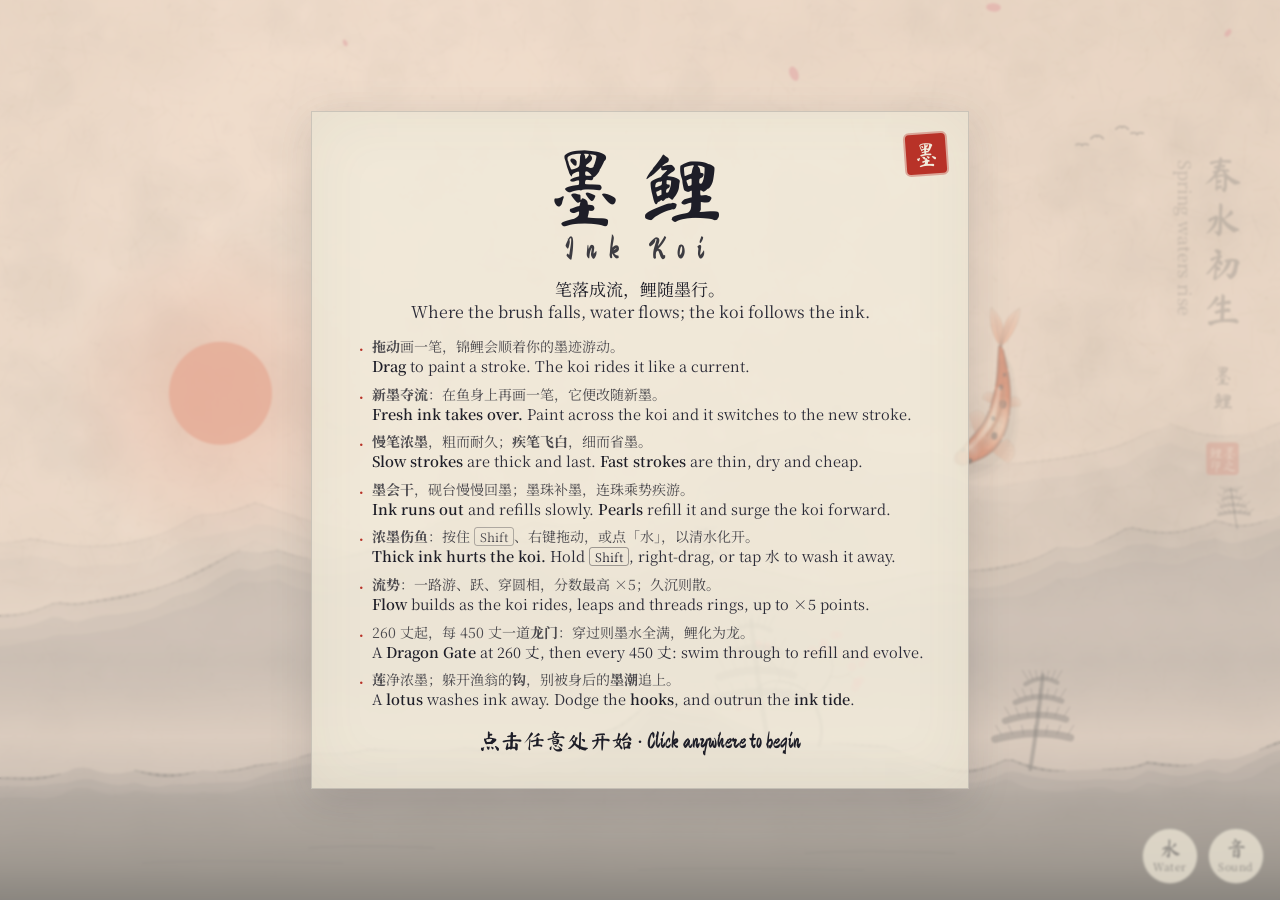
<file: index.html>
<!DOCTYPE html>
<html lang="zh-CN">
<head>
<meta charset="utf-8">
<meta name="viewport" content="width=device-width, initial-scale=1, maximum-scale=1, user-scalable=no, viewport-fit=cover">
<title>墨鲤 · Ink Koi</title>
<meta name="description" content="A 2D ink-wash (水墨) game: paint currents with a brush, and a koi rides your ink through an endless scroll of mountains, mist and seasons.">
<link rel="preconnect" href="https://fonts.googleapis.com">
<link rel="preconnect" href="https://fonts.gstatic.com" crossorigin>
<link href="https://fonts.googleapis.com/css2?family=Ma+Shan+Zheng&family=Noto+Serif+SC:wght@400;600&display=swap" rel="stylesheet">
<link rel="stylesheet" href="style.css?v=dev">
</head>
<body>
<canvas id="bg"></canvas>
<canvas id="game"></canvas>

<div id="title" class="overlay">
  <div class="panel title-panel">
    <div class="seal">墨</div>
    <h1>墨鲤</h1>
    <h2>Ink Koi</h2>
    <p class="lead"><span class="zh">笔落成流，鲤随墨行。</span><span class="en" lang="en">Where the brush falls, water flows; the koi follows the ink.</span></p>
    <ul class="how">
      <li><span class="zh"><b>拖动</b>画一笔，锦鲤会顺着你的墨迹游动。</span><span class="en" lang="en"><b>Drag</b> to paint a stroke. The koi rides it like a current.</span></li>
      <li><span class="zh"><b>新墨夺流</b>：在鱼身上再画一笔，它便改随新墨。</span><span class="en" lang="en"><b>Fresh ink takes over.</b> Paint across the koi and it switches to the new stroke.</span></li>
      <li><span class="zh"><b>慢笔浓墨</b>，粗而耐久；<b>疾笔飞白</b>，细而省墨。</span><span class="en" lang="en"><b>Slow strokes</b> are thick and last. <b>Fast strokes</b> are thin, dry and cheap.</span></li>
      <li><span class="zh"><b>墨会干</b>，砚台慢慢回墨；墨珠补墨，连珠乘势疾游。</span><span class="en" lang="en"><b>Ink runs out</b> and refills slowly. <b>Pearls</b> refill it and surge the koi forward.</span></li>
      <li><span class="zh"><b>浓墨伤鱼</b>：按住 <kbd>Shift</kbd>、右键拖动，或点「水」，以清水化开。</span><span class="en" lang="en"><b>Thick ink hurts the koi.</b> Hold <kbd>Shift</kbd>, right-drag, or tap 水 to wash it away.</span></li>
      <li><span class="zh"><b>流势</b>：一路游、跃、穿圆相，分数最高 ×5；久沉则散。</span><span class="en" lang="en"><b>Flow</b> builds as the koi rides, leaps and threads rings, up to ×5 points.</span></li>
      <li><span class="zh">260 丈起，每 450 丈一道<b>龙门</b>：穿过则墨水全满，鲤化为龙。</span><span class="en" lang="en">A <b>Dragon Gate</b> at 260 丈, then every 450 丈: swim through to refill and evolve.</span></li>
      <li><span class="zh"><b>莲</b>净浓墨；躲开渔翁的<b>钩</b>，别被身后的<b>墨潮</b>追上。</span><span class="en" lang="en">A <b>lotus</b> washes ink away. Dodge the <b>hooks</b>, and outrun the <b>ink tide</b>.</span></li>
    </ul>
    <div class="meta">
      <section class="daily">
        <div class="meta-h">今日 <span class="en" lang="en">Today</span><span class="streak" id="streak"></span></div>
        <ol class="goals" id="goals-title"></ol>
      </section>
      <div class="ascent" id="ascent-title"></div>
      <section class="pick">
        <div class="meta-h">锦鲤 <span class="en" lang="en">Your koi</span></div>
        <div class="koi-list" id="koi-list"></div>
        <div class="koi-info" id="koi-info"></div>
      </section>
    </div>
    <p class="cta"><span class="zh">点击任意处开始</span><span class="en" lang="en">Click anywhere to begin</span></p>
    <button class="link" id="btn-how">玩法 <span class="en" lang="en">How to play</span></button>
  </div>
</div>

<div id="over" class="overlay hidden">
  <div class="panel over-panel">
    <div class="seal" id="over-seal">墨</div>
    <h1 class="small" id="over-reason">鱼化墨</h1>
    <p class="en reason" lang="en" id="over-reason-en"></p>
    <p class="tip"><span class="zh" id="over-tip"></span><span class="en" lang="en" id="over-tip-en"></span></p>
    <div class="scorebox">
      <div class="score" id="over-score">0</div>
      <div class="score-label">得分 <span class="en" lang="en">Score</span></div>
      <div class="newbest" id="over-newbest">新纪录 <span class="en" lang="en">New best</span></div>
      <p class="near" id="over-near" hidden></p>
    </div>
    <dl class="stats">
      <div><dd id="over-dist">0</dd><dt>行 · 丈<span class="en" lang="en">Distance</span></dt></div>
      <div><dd id="over-form">鲤</dd><dt>化境<span class="en" lang="en" id="over-form-en">Carp</span></dt></div>
      <div><dd id="over-flow">×1</dd><dt>流势<span class="en" lang="en">Top flow</span></dt></div>
      <div><dd id="over-best">0</dd><dt>最高<span class="en" lang="en">Best</span></dt></div>
    </dl>
    <div class="over-meta">
      <section class="daily">
        <div class="meta-h">今日 <span class="en" lang="en">Today</span><span class="streak" id="streak-over"></span></div>
        <ol class="goals" id="goals-over"></ol>
      </section>
      <section class="unlock" id="over-unlock"></section>
    </div>
    <div class="over-actions">
      <button id="btn-again">再游一次 <span class="en" lang="en">Swim again</span></button>
      <button id="btn-title" class="secondary">回卷首 <span class="en" lang="en">Title</span></button>
    </div>
    <p class="keys"><kbd>Enter</kbd> / <kbd>R</kbd> 再游 <span class="en" lang="en">swim again</span> · <kbd>Esc</kbd> 回卷首 <span class="en" lang="en">title</span></p>
  </div>
</div>

<div id="rotate"><div><span class="big">橫</span><br>请横屏游玩<span class="en" lang="en">Rotate your device to landscape</span></div></div>

<div id="controls">
  <button id="btn-water" title="水 Water brush (Shift)"><span class="glyph">水</span><span class="en" lang="en">Water</span></button>
  <button id="btn-mute" title="音 Sound (M)"><span class="glyph">音</span><span class="en" lang="en">Sound</span></button>
</div>

<script src="js/util.js?v=dev"></script>
<script src="js/platform.js?v=dev"></script>
<script src="js/audio.js?v=dev"></script>
<script src="js/inkfield.js?v=dev"></script>
<script src="js/brush.js?v=dev"></script>
<script src="js/koi.js?v=dev"></script>
<script src="js/progress.js?v=dev"></script>
<script src="js/scenery.js?v=dev"></script>
<script src="js/world.js?v=dev"></script>
<script src="js/game.js?v=dev"></script>
</body>
</html>
</file>
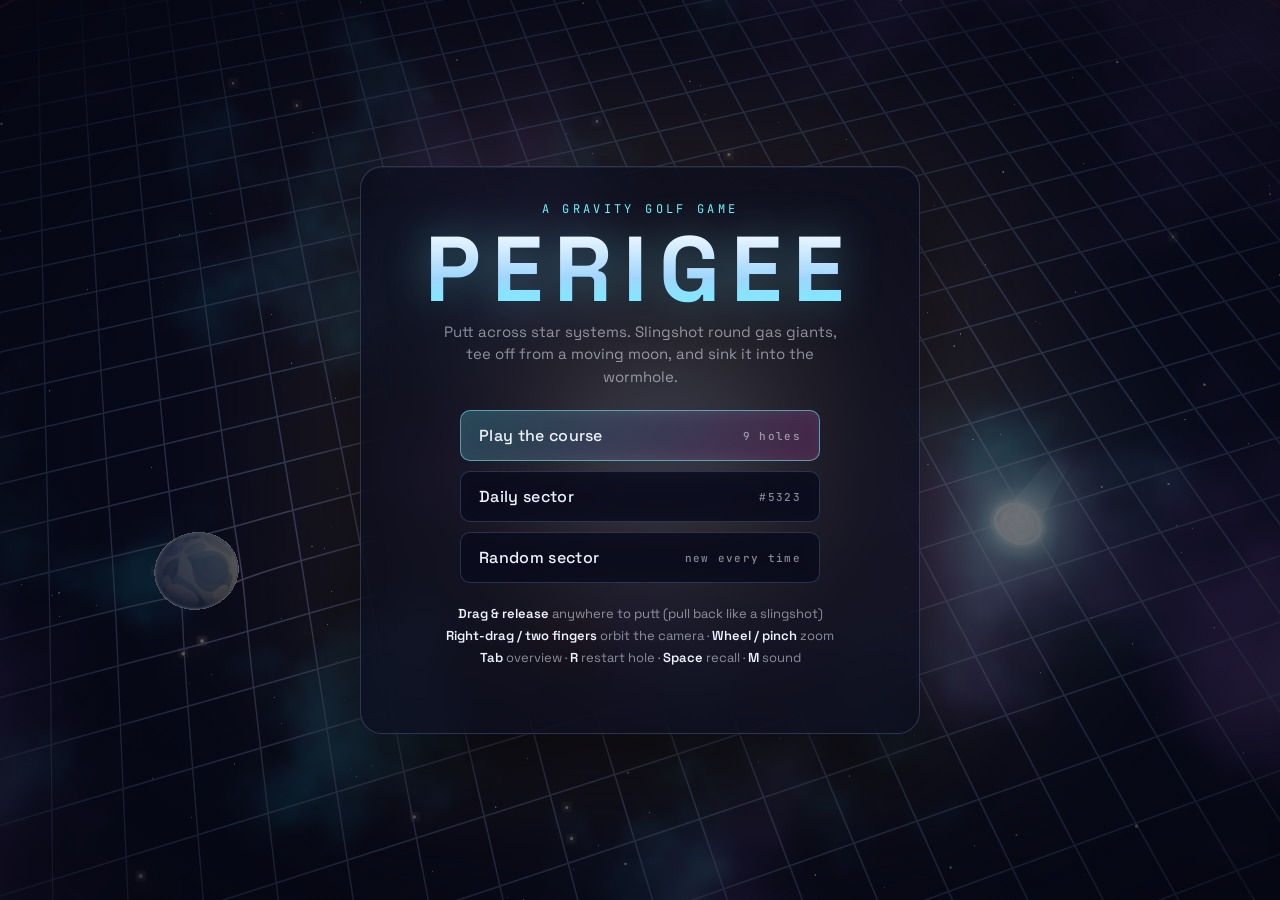
<file: perigee/index.html>
<!doctype html>
<html lang="en">
<head>
  <meta charset="utf-8">
  <meta name="viewport" content="width=device-width, initial-scale=1, maximum-scale=1, user-scalable=no, viewport-fit=cover">
  <title>Perigee — Gravity Golf</title>
  <meta name="description" content="Perigee: a 3D gravity golf game. Putt a ball across star systems, slingshot round gas giants, ride moons and sink it into a wormhole.">
  <link rel="preconnect" href="https://fonts.googleapis.com">
  <link href="https://fonts.googleapis.com/css2?family=Space+Grotesk:wght@400;500;700&family=JetBrains+Mono:wght@500&display=swap" rel="stylesheet">
  <link rel="stylesheet" href="styles.css">
  <script type="importmap">
  { "imports": { "three": "./vendor/three/three.module.js", "three/addons/": "./vendor/three/addons/" } }
  </script>
</head>
<body>
  <canvas id="c"></canvas>

  <div id="hud" class="hidden">
    <div class="top">
      <div class="hole">
        <div class="k" id="holeNum">HOLE 1</div>
        <div class="v" id="holeName">First Light</div>
      </div>
      <div class="stats">
        <div><span class="k">PAR</span><b id="par">2</b></div>
        <div><span class="k">STROKES</span><b id="strokes">0</b></div>
        <div><span class="k">TOTAL</span><b id="total">E</b></div>
      </div>
    </div>
    <div id="msg"></div>
    <div class="bottom">
      <div id="hint"></div>
      <div class="power"><div id="powerFill"></div></div>
      <div class="btns">
        <button id="btnRecall" title="Recall a drifting ball (Space)">Recall</button>
        <button id="btnRestart" title="Restart this hole (R)">Restart</button>
        <button id="btnView" title="Toggle overview (Tab)">Overview</button>
        <button id="btnMute" title="Toggle sound (M)">Sound</button>
      </div>
    </div>
  </div>

  <div id="title" class="overlay">
    <div class="panel">
      <div class="eyebrow">A GRAVITY GOLF GAME</div>
      <h1>PERIGEE</h1>
      <p class="tag">Putt across star systems. Slingshot round gas giants, tee off from a moving moon, and sink it into the wormhole.</p>
      <div class="menu">
        <button class="primary" id="btnPlay">Play the course <span>9 holes</span></button>
        <button id="btnDaily">Daily sector <span id="dailyLabel"></span></button>
        <button id="btnRandom">Random sector <span>new every time</span></button>
      </div>
      <div class="controls">
        <div><b>Drag &amp; release</b> anywhere to putt (pull back like a slingshot)</div>
        <div><b>Right-drag / two fingers</b> orbit the camera · <b>Wheel / pinch</b> zoom</div>
        <div><b>Tab</b> overview · <b>R</b> restart hole · <b>Space</b> recall · <b>M</b> sound</div>
      </div>
      <div class="best" id="bestLabel"></div>
    </div>
  </div>

  <div id="result" class="overlay hidden">
    <div class="panel small">
      <div class="eyebrow" id="resultHole">HOLE 1</div>
      <h2 id="resultTitle">BIRDIE</h2>
      <p id="resultLine">2 strokes · par 3</p>
      <button class="primary" id="btnNext">Next hole</button>
    </div>
  </div>

  <div id="scorecard" class="overlay hidden">
    <div class="panel">
      <div class="eyebrow">ROUND COMPLETE</div>
      <h2 id="scoreTitle">EVEN PAR</h2>
      <table id="scoreTable"></table>
      <p id="scoreBest"></p>
      <div class="menu row">
        <button class="primary" id="btnAgain">Play again</button>
        <button id="btnMenu">Menu</button>
      </div>
    </div>
  </div>

  <script type="module" src="src/main.js"></script>
</body>
</html>
</file>
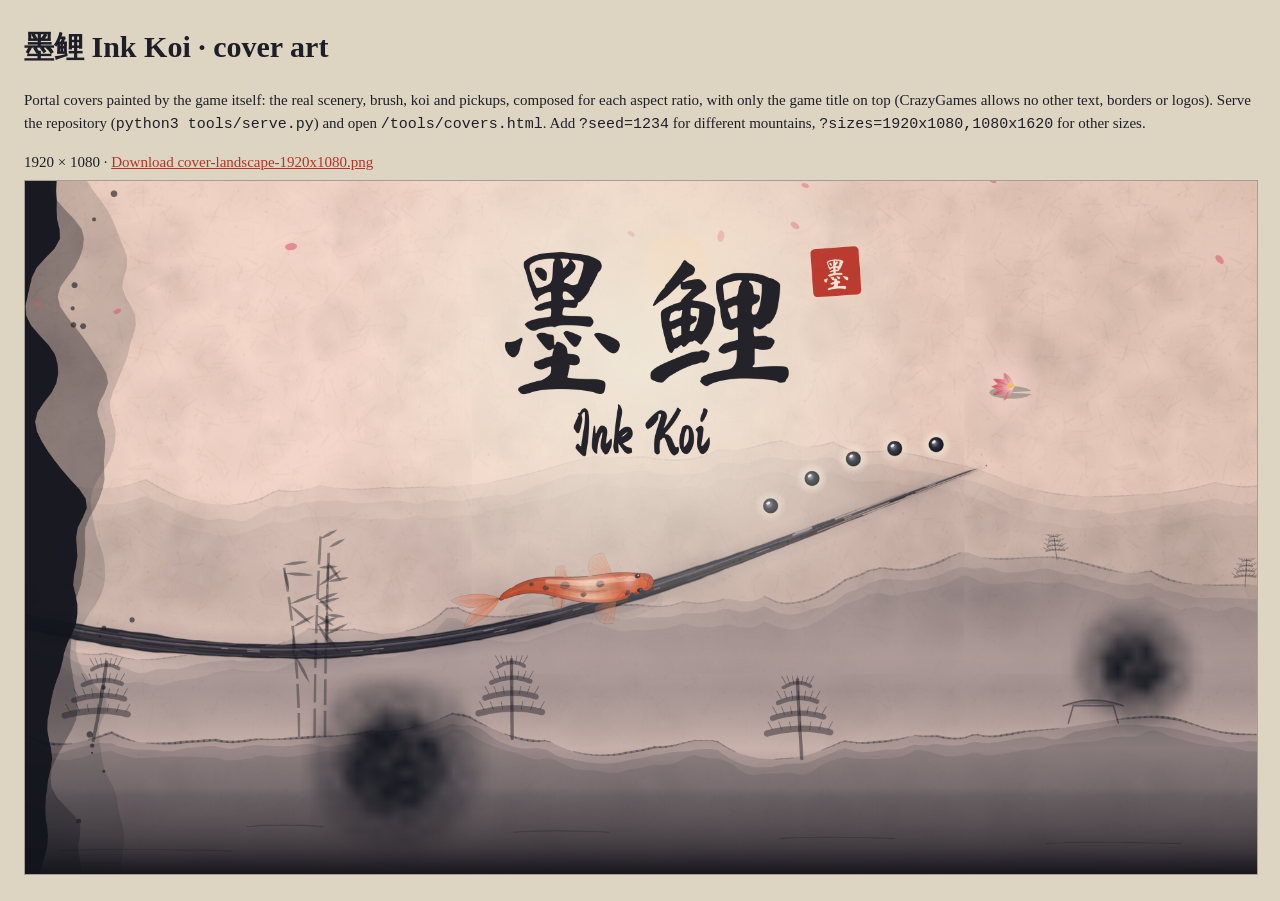
<file: tools/covers.html>
<!DOCTYPE html>
<html lang="en">
<head>
<meta charset="utf-8">
<title>Ink Koi · cover art</title>
<style>
  body { margin: 24px; font: 15px/1.5 Georgia, serif; background: #ddd5c2; color: #1e1e28; }
  figure { margin: 0 0 28px; } figcaption { margin: 6px 0; }
  canvas { max-width: 100%; max-height: 80vh; border: 1px solid rgba(30,30,40,.3); display: block; }
  iframe { position: fixed; left: -9999px; top: 0; border: 0; }
  a { color: #b83228; }
</style>
</head>
<body>
<h1>墨鲤 Ink Koi · cover art</h1>
<p>Portal covers painted by the game itself: the real scenery, brush, koi and pickups, composed for each
aspect ratio, with only the game title on top (CrazyGames allows no other text, borders or logos).
Serve the repository (<code>python3 tools/serve.py</code>) and open <code>/tools/covers.html</code>.
Add <code>?seed=1234</code> for different mountains, <code>?sizes=1920x1080,1080x1620</code> for other sizes.</p>
<div id="out">Painting…</div>

<script>
'use strict';
// CrazyGames cover sizes: landscape 16:9, portrait 2:3, square 1:1
const params = new URLSearchParams(location.search);
// ?sizes=1920x1080,1080x1620 paints other sizes (tools/record.html uses this for the videos' opening frame)
const COVERS = params.get('sizes')
  ? params.get('sizes').split(',').map(s => s.split('x').map(Number)).map(([w, h]) => ({ name: `cover-${w}x${h}`, w, h }))
  : [
    { name: 'cover-landscape-1920x1080', w: 1920, h: 1080 },
    { name: 'cover-portrait-800x1200', w: 800, h: 1200 },
    { name: 'cover-square-800x800', w: 800, h: 800 },
  ];
const seed = +(params.get('seed') || 20260920);

// Runs inside the game's own page (an off-screen iframe of exactly the cover's size): stage a moment of play.
function compose(seed) {
  const g = window.game, W = g.LW, H = 720;
  g.seed = seed; g.scenery = new Scenery(seed); g.scenery.makePaper(g.ctx); g.q = 0; g.resize();
  g.reset(); g.strokes.length = 0; g.guide = null; g.state = 'title'; g.time = 7.3;
  g.camX = 2400; g.field.shiftTo(g.camX - 150);
  const cx = g.camX, wide = W > 900;
  // one long brush stroke: it dips, then climbs toward the right like a rising current
  const s = new Stroke(), x0 = cx - 60, x1 = cx + W * (wide ? 0.78 : 0.97), n = 90;
  for (let i = 0; i <= n; i++) {
    const k = i / n, x = x0 + (x1 - x0) * k;
    const y = H * 0.60 + Math.sin(k * Math.PI * 1.15 + 0.2) * H * 0.095 - k * k * H * 0.13;
    const w = 15 - 9 * smoothstep(0.5, 1, k) + Math.sin(k * 9) * 1.2;
    s.add(x, y, w, smoothstep(0.72, 1, k) * 0.9);
  }
  s.finish(); s.life = 1e9; g.strokes.push(s);
  // the koi, mid-stroke and moving fast
  const koi = g.koi; koi.size = wide ? 2.0 : 1.75;
  koi.attachTo(s, s.len * (wide ? 0.50 : 0.34)); koi.sp = 520;
  const field = { sample: () => 0 };
  for (let i = 0; i < 24; i++) koi.update(1 / 60, g.strokes, field, null);
  // pearls strung ahead of it, a lotus above, thick ink drifting nearby, the tide at its tail
  const w = g.world; w.pearls.length = 0; w.lotus.length = 0; w.hooks.length = 0; w.clouds.length = 0;
  for (let i = 1; i <= 5; i++) { const p = s.pointAt(koi.s + (wide ? 70 + i * 46 : 50 + i * 34)); w.pearls.push({ x: p.x, y: p.y - 30 - Math.sin(i / 6 * Math.PI) * 26, taken: false, t: i }); }
  w.lotus.push({ x: cx + W * (wide ? 0.80 : 0.74), y: H * (wide ? 0.30 : 0.36), taken: false, t: 1 });
  g.field.deposit(cx + W * 0.30, H * 0.84, wide ? 92 : 70, 1.25);
  g.field.deposit(cx + W * (wide ? 0.90 : 0.95), H * 0.70, 64, 1.1);
  for (let i = 0; i < 50; i++) g.field.step(1 / 60);
  w.tideX = cx + (wide ? 30 : -10);
  // spring petals in the air, and the wake off the koi's tail
  g.particles.length = 0; g.ripples.length = 0; g.floaters.length = 0;
  for (let i = 0; i < 40; i++) g.spawnSeasonParticles(1 / 20);
  g.streak(koi, 16);
  for (let i = 0; i < 6; i++) { g.updateParticles(1 / 60); }
  document.querySelectorAll('.overlay, #controls, #rotate').forEach(el => { el.style.display = 'none'; });
  g.drawInscription = () => {};   // covers may carry the game title and nothing else
  g.loop = () => {};   // freeze: the page's own animation loop must not repaint over the composition
  g.pointer.inside = false;
  // render() in the title state draws the world but no HUD, hints or cursor
  g.render();
  return { W, H };
}

function title(ctx, w, h) {
  const FONT_BRUSH = '"Ma Shan Zheng", "KaiTi", "STKaiti", serif';
  const u = Math.min(w, h * 1.45) / 1920;           // type scale
  // Top centre in every format. Portals pin their own badges (New, Hot, Top rated...) to the top-left
  // corner of a thumbnail, so a title there gets covered.
  const x = w * 0.5, y = h * (h > w ? 0.215 : h === w ? 0.27 : 0.285);
  ctx.save();
  ctx.textAlign = 'center'; ctx.textBaseline = 'alphabetic';
  // a breath of bare paper behind the title so it reads over the mountains
  const r = 560 * u, gx = x, gy = y - 60 * u;
  const halo = ctx.createRadialGradient(gx, gy, r * 0.1, gx, gy, r);
  halo.addColorStop(0, 'rgba(240,233,217,0.85)'); halo.addColorStop(1, 'rgba(240,233,217,0)');
  ctx.fillStyle = halo; ctx.fillRect(gx - r, gy - r, r * 2, r * 2);
  ctx.fillStyle = 'rgba(24,24,32,0.95)';
  ctx.font = `${300 * u}px ${FONT_BRUSH}`;
  const zh = '墨鲤', zw = ctx.measureText(zh).width;
  ctx.fillText(zh, x, y);
  ctx.font = `${118 * u}px ${FONT_BRUSH}`;
  ctx.fillText('Ink Koi', x, y + 150 * u);
  // the red seal, tucked against the last character
  const sx = x + zw / 2 + 26 * u, sy = y - 250 * u, ss = 92 * u;
  ctx.translate(sx + ss / 2, sy + ss / 2); ctx.rotate(-0.07);
  ctx.fillStyle = 'rgba(184,50,40,0.94)';
  ctx.beginPath(); ctx.roundRect(-ss / 2, -ss / 2, ss, ss, 8 * u); ctx.fill();
  ctx.fillStyle = 'rgba(241,234,219,0.96)'; ctx.textAlign = 'center'; ctx.textBaseline = 'middle';
  ctx.font = `${64 * u}px ${FONT_BRUSH}`; ctx.fillText('墨', 0, 4 * u);
  ctx.restore();
}

function paint(cover) {
  return new Promise(resolve => {
    const f = document.createElement('iframe');
    f.width = cover.w; f.height = cover.h; f.src = '../index.html';
    f.onload = async () => {
      const win = f.contentWindow;
      while (!(win.game && win.game.render)) await new Promise(r => setTimeout(r, 50));
      await win.document.fonts.ready;
      win.eval('(' + compose + ')(' + seed + ')');
      const out = document.createElement('canvas'); out.width = cover.w; out.height = cover.h;
      const ctx = out.getContext('2d');
      win.game.composite(ctx, cover.w, cover.h);
      await document.fonts.load('200px "Ma Shan Zheng"', '墨鲤 Ink Koi');
      title(ctx, cover.w, cover.h);
      f.remove();
      resolve(out);
    };
    document.body.appendChild(f);
  });
}

(async () => {
  const font = document.createElement('link'); font.rel = 'stylesheet';
  font.href = 'https://fonts.googleapis.com/css2?family=Ma+Shan+Zheng&display=swap';
  // the @font-face rules must be registered before fonts.load() can find the brush face for the title
  await new Promise(r => { font.onload = font.onerror = r; document.head.appendChild(font); });
  const out = document.getElementById('out'); out.textContent = '';
  window.covers = {};
  for (const c of COVERS) {
    const canvas = await paint(c); window.covers[c.name] = canvas;
    const fig = document.createElement('figure'), cap = document.createElement('figcaption'), a = document.createElement('a');
    a.textContent = `Download ${c.name}.png`; a.download = c.name + '.png'; a.href = '#';
    a.onclick = () => { a.href = canvas.toDataURL('image/png'); };
    cap.append(`${c.w} × ${c.h} · `, a); fig.append(cap, canvas); out.append(fig);
  }
  document.title = 'Ink Koi · covers ready';
})();
</script>
</body>
</html>
</file>
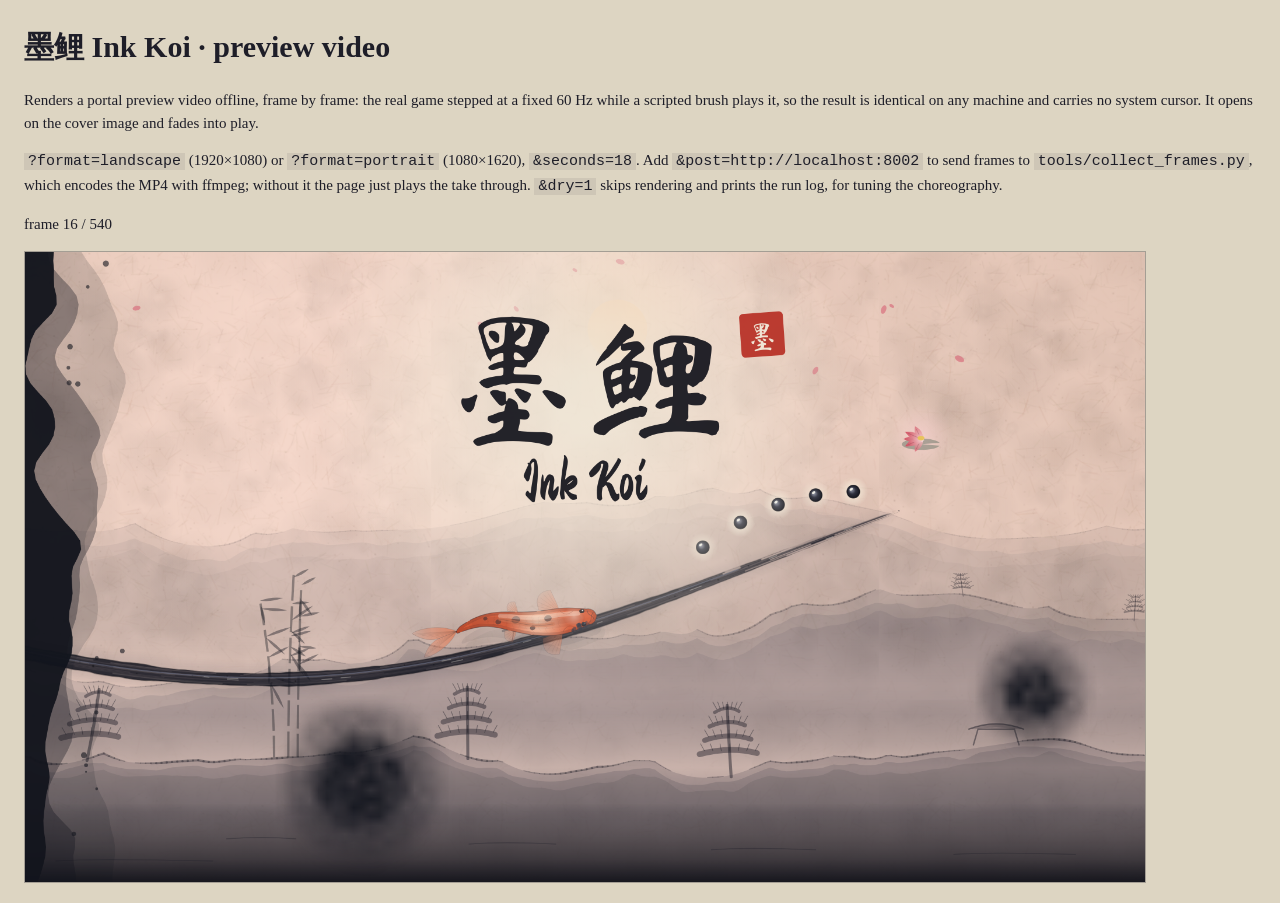
<file: tools/record.html>
<!DOCTYPE html>
<html lang="en">
<head>
<meta charset="utf-8">
<title>Ink Koi · preview video</title>
<style>
  body { margin: 24px; font: 15px/1.5 Georgia, serif; background: #ddd5c2; color: #1e1e28; }
  canvas { max-width: 100%; max-height: 70vh; border: 1px solid rgba(30,30,40,.3); display: block; margin: 10px 0; }
  iframe { position: fixed; left: -9999px; top: 0; border: 0; }
  code { background: rgba(30,30,40,.08); padding: 0 4px; }
</style>
</head>
<body>
<h1>墨鲤 Ink Koi · preview video</h1>
<p>Renders a portal preview video offline, frame by frame: the real game stepped at a fixed 60 Hz while a
scripted brush plays it, so the result is identical on any machine and carries no system cursor. It opens on
the cover image and fades into play.</p>
<p><code>?format=landscape</code> (1920×1080) or <code>?format=portrait</code> (1080×1620), <code>&seconds=18</code>.
Add <code>&post=http://localhost:8002</code> to send frames to <code>tools/collect_frames.py</code>, which encodes
the MP4 with ffmpeg; without it the page just plays the take through. <code>&dry=1</code> skips rendering and
prints the run log, for tuning the choreography.</p>
<p id="status">Starting…</p>
<canvas id="out"></canvas>
<pre id="log"></pre>

<script>
'use strict';
const q = new URLSearchParams(location.search);
const FORMAT = q.get('format') === 'portrait' ? 'portrait' : 'landscape';
const SIZE = FORMAT === 'portrait' ? { w: 1080, h: 1620 } : { w: 1920, h: 1080 };
const FPS = 30, SECONDS = +(q.get('seconds') || 18), POST = q.get('post'), DRY = q.has('dry');
const COVER_HOLD = 1.0, COVER_FADE = 0.6;       // seconds the cover is held, then cross-faded into play
const PREROLL = 0.9;                            // seconds of play that happen before the first frame
const status = t => { document.getElementById('status').textContent = t; document.title = 'Ink Koi · ' + t; };

// ---------------------------------------------------------------------------------------------------------
// The director runs inside the game's own page. It stages a scroll worth filming and plays it with the same
// calls the pointer handlers make (beginStroke / extendStroke / endStroke / applyWater), one 60 Hz tick at a time.
// ---------------------------------------------------------------------------------------------------------
function makeDirector(cfg) {
  const g = window.game;
  let rs = cfg.seed >>> 0;                                   // a fixed random stream: every take is identical
  Math.random = () => ((rs = (Math.imul(rs, 1664525) + 1013904223) >>> 0) / 4294967296);
  g.seed = cfg.seed; g.scenery = new Scenery(cfg.seed); g.scenery.makePaper(g.ctx); g.q = 0; g.resize();   // full quality, whatever this machine's governor chose
  g.loop = () => {};                                         // we drive update() and render() ourselves
  g.beginRun(); g.best = 0;
  g.drewOnce = true; g.waterHintShown = true;                // no tutorial hints: a preview shows play, not instructions
  const W = g.LW, narrow = W < 900;
  if (narrow) {                                              // in a 2:3 frame the two HUD blocks collide: keep the gauges,
    const hud = g.drawHUD.bind(g);                           // and let the right-aligned score block land outside the frame
    g.drawHUD = (ctx, w, h) => hud(ctx, w + 420, h);
  }

  // the lane the brush follows: leaves the opening stroke at (640, 372) heading downhill, then rolls in
  // waves gentle enough (under 15 degrees) for the koi to climb on momentum
  const lane = x => 372 + 100 * Math.sin((x - 640) / 430) + 34 * Math.sin((x - 640) / 1130);

  // the scroll: nothing procedural, everything placed for the camera
  const w = g.world; w.ensure = () => {};
  w.pearls.length = 0; w.lotus.length = 0; w.hooks.length = 0; w.clouds.length = 0;
  const pearls = (x0, n) => { for (let i = 0; i < n; i++) { const x = x0 + i * 42; w.pearls.push({ x, y: lane(x) - 5, taken: false, t: i * 1.3 }); } };
  const cloud = (x, y, r) => { for (let i = 0; i < 4; i++) { const a = i * 1.7 + x, d = i ? r * 0.55 : 0; w.clouds.push({ x: x + Math.cos(a) * d, y: y + Math.sin(a) * d, r: r * (i ? 0.62 : 0.9), amt: 1.05, deposited: false }); } };
  pearls(1420, 5);
  cloud(1150, lane(1150) + 190, 58); cloud(1980, lane(1980) - 185, 52);
  // thick ink right on the lane, to be washed out with the water brush. A 2:3 frame cannot show the road that far
  // ahead of the koi, so there the blot sits below the lane instead and the water scene is skipped.
  const WASH = { x: 2860, r: 56 }; WASH.y = lane(WASH.x) + (narrow ? 175 : -8); cloud(WASH.x, WASH.y, WASH.r);
  pearls(3240, 4);
  const LOTUS = 3980; w.lotus.push({ x: LOTUS, y: lane(LOTUS) - 4, taken: false, t: 0.4 });
  cloud(LOTUS + 170, lane(LOTUS + 170) - 46, 60); cloud(LOTUS + 60, lane(LOTUS + 60) + 120, 54); cloud(LOTUS - 90, lane(LOTUS - 90) - 150, 46);
  pearls(4620, 6);
  w.hooks.push({ x: 5420, len: lane(5420) - 175, phase: 1.1, sway: 18 });
  cloud(5700, lane(5700) + 180, 64);
  pearls(6240, 5); pearls(7300, 5);

  // the hand
  const pen = { x: 640, y: 372, mode: 'idle', u: 0, from: 0, len: 0, phase: 0, t: 0, then: null, tx: 0, ty: 0 };
  let strokeEnd = 640;                                        // world x where the painted current presently ends
  let washed = narrow;
  const WASH_STOP = WASH.x - 105;                             // the water brush erodes strokes too, so the road stops short of the blot until it is clean
  const LEAD = narrow ? 0.62 : 0.95;                          // start the next stroke this many seconds before the koi runs out
  const REACH = narrow ? [250, 300] : [430, 520];             // stroke length range: a narrow frame shows less road ahead
  const log = [];

  const moveTo = (x, y, then) => { pen.mode = 'move'; pen.tx = x; pen.ty = y; pen.then = then; };
  const startStroke = (len) => {
    pen.mode = 'draw'; pen.u = 0; pen.from = strokeEnd - 46; pen.len = len; pen.phase = Math.random() * 6;
    pen.x = pen.from; pen.y = lane(pen.from);
    g.beginStroke(pen.x, pen.y);
  };

  function tick(dt) {
    const koi = g.koi;
    if (g.state === 'play') {
      if (pen.mode === 'move') {
        const dx = pen.tx - pen.x, dy = pen.ty - pen.y, d = Math.hypot(dx, dy), stepLen = 1500 * dt;
        if (d <= stepLen) { pen.x = pen.tx; pen.y = pen.ty; const f = pen.then; pen.then = null; pen.mode = 'idle'; if (f) f(); }
        else { pen.x += dx / d * stepLen; pen.y += dy / d * stepLen; }
      } else if (pen.mode === 'draw') {
        // a brush stroke lands slow and heavy, runs fast through the middle, and lifts off light
        const speed = (narrow ? 840 : 880) * (0.5 + 0.85 * Math.sin(Math.PI * Math.min(1, pen.u + 0.04)));
        pen.u += speed * dt / pen.len;
        const u = Math.min(1, pen.u), x = pen.from + u * pen.len;
        const y = lane(x) + Math.sin(u * 5 + pen.phase) * 3.5 * Math.sin(Math.PI * u);
        const dl = Math.hypot(x - pen.x, y - pen.y);
        pen.x = x; pen.y = y;
        g.extendStroke(x, y, speed, dl);
        if (pen.u >= 1 || !g.cur) { g.endStroke(); strokeEnd = x; pen.mode = 'idle'; }
      } else if (pen.mode === 'water') {
        pen.t += dt;
        const a = pen.t * 9, r = WASH.r * (0.25 + 0.5 * Math.abs(Math.sin(pen.t * 2.3)));
        const x = WASH.x + Math.cos(a) * r, y = WASH.y + Math.sin(a) * r * 0.8;
        g.applyWater(x, y, Math.hypot(x - pen.x, y - pen.y));
        pen.x = x; pen.y = y;
        if (pen.t > 1.25 || g.field.sample(WASH.x, WASH.y) < 0.12 && pen.t > 0.7) { g.waterHold = false; washed = true; moveTo(strokeEnd, lane(strokeEnd), null); }
      } else {
        const runway = (strokeEnd - koi.x) / Math.max(koi.vx, 260);
        const gap = WASH_STOP - strokeEnd;
        if (!washed && gap < 20) {
          // thick ink sits on the road ahead: switch to the water brush and wash it out before the koi gets there
          pen.t = 0; moveTo(WASH.x - 20, WASH.y - 10, () => { g.waterHold = true; pen.mode = 'water'; });
        } else if (!washed && gap < REACH[1] * 1.7) {
          if (runway < LEAD + 0.5) startStroke(gap + 46);      // one long stroke up to the blot buys the time to wash it
        } else if (runway < LEAD && g.ink > 0.06) {
          startStroke(REACH[0] + Math.random() * (REACH[1] - REACH[0]));
        }
      }
      g.pointer.type = 'mouse'; g.pointer.inside = true; g.pointer.down = pen.mode === 'draw' || pen.mode === 'water';
      g.pointer.x = pen.x - g.camX; g.pointer.y = pen.y;
    }
    g.update(dt);
    g.pointer.x = pen.x - g.camX;                             // the camera moved: keep the brush tip on its world point
  }

  return {
    tick,
    render: () => g.render(),
    composite: (c, w, h) => g.composite(c, w, h),
    sample: t => log.push(`${t.toFixed(1)}s x=${g.koi.x.toFixed(0)} y=${g.koi.y.toFixed(0)} v=${g.koi.speed().toFixed(0)} rail=${g.koi.rail ? 'y' : '-'} ink=${g.ink.toFixed(2)} spirit=${g.koi.vitality.toFixed(2)} pearls=${g.pearls} lotus=${g.lotusN} pen=${pen.mode} state=${g.state} washInk=${g.field.sample(WASH.x, WASH.y).toFixed(2)}`),
    log, state: () => g.state,
  };
}

// ---------------------------------------------------------------------------------------------------------

function frame(src, w, h) {
  return new Promise(resolve => {
    const f = document.createElement('iframe'); f.width = w; f.height = h; f.src = src;
    f.onload = () => resolve(f); document.body.appendChild(f);
  });
}

async function coverImage() {
  const f = await frame(`covers.html?sizes=${SIZE.w}x${SIZE.h}`, 400, 300);
  while (!f.contentDocument.title.includes('ready')) await new Promise(r => setTimeout(r, 100));
  const c = Object.values(f.contentWindow.covers)[0];
  const copy = document.createElement('canvas'); copy.width = c.width; copy.height = c.height;
  copy.getContext('2d').drawImage(c, 0, 0); f.remove();
  return copy;
}

(async () => {
  status('painting the cover…');
  const cover = DRY ? null : await coverImage();
  status('booting the game…');
  const f = await frame('../index.html', SIZE.w, SIZE.h);
  const win = f.contentWindow;
  while (!(win.game && win.game.render)) await new Promise(r => setTimeout(r, 50));
  await win.document.fonts.ready;
  Object.defineProperty(win, 'devicePixelRatio', { get: () => 1 });   // one canvas pixel per video pixel
  const d = win.eval('(' + makeDirector + ')')({ seed: +(q.get('seed') || 20260920) });

  const out = document.getElementById('out'); out.width = SIZE.w; out.height = SIZE.h;
  const ctx = out.getContext('2d');
  const total = Math.round(SECONDS * FPS), playFrom = Math.round(COVER_HOLD * FPS);
  window.progress = { frame: 0, total, done: false };
  for (let i = 0; i < PREROLL * 60; i++) d.tick(1 / 60);     // the slow opening seconds play out underneath the cover
  for (let n = 0; n < total; n++) {
    const t = n / FPS;
    if (n >= playFrom) { d.tick(1 / 60); d.tick(1 / 60); }
    if (n % FPS === 0) d.sample(t);
    if (!DRY) {
      d.render();
      ctx.globalAlpha = 1; d.composite(ctx, SIZE.w, SIZE.h);
      const a = 1 - (t - COVER_HOLD) / COVER_FADE;
      if (a > 0) { ctx.globalAlpha = Math.min(1, a); ctx.drawImage(cover, 0, 0, SIZE.w, SIZE.h); ctx.globalAlpha = 1; }
      if (POST) {
        // toDataURL, not toBlob: toBlob encodes in idle time, which a background tab almost never gets
        const b64 = atob(out.toDataURL('image/jpeg', 0.96).split(',')[1]), bytes = new Uint8Array(b64.length);
        for (let i = 0; i < b64.length; i++) bytes[i] = b64.charCodeAt(i);
        await fetch(`${POST}/frame?video=${FORMAT}&n=${n}`, { method: 'POST', body: new Blob([bytes], { type: 'image/jpeg' }) });
      } else if (n % 2 === 0) await new Promise(r => requestAnimationFrame(r));
    }
    window.progress.frame = n + 1;
    if (n % 15 === 0) status(`frame ${n + 1} / ${total}`);
  }
  if (POST && !DRY) {
    status('encoding…');
    const res = await fetch(`${POST}/encode?video=${FORMAT}&fps=${FPS}&w=${SIZE.w}&h=${SIZE.h}`, { method: 'POST' }).then(r => r.text());
    document.getElementById('log').textContent = res + '\n\n';
  }
  document.getElementById('log').textContent += d.log.join('\n');
  window.progress.done = true; window.progress.log = d.log; window.progress.state = d.state();
  status('done');
})();
</script>
</body>
</html>
</file>
<file: style.css>
html, body { margin: 0; padding: 0; height: 100%; overflow: hidden; background: #ece4d2; -webkit-user-select: none; user-select: none; -webkit-touch-callout: none; -webkit-tap-highlight-color: transparent; overscroll-behavior: none; }
body { font-family: "Noto Serif SC", "Songti SC", "SimSun", serif; color: #1e1e28; }
#bg { display: block; position: fixed; inset: 0; pointer-events: none; }
#game { display: block; position: fixed; inset: 0; cursor: none; touch-action: none; -webkit-user-select: none; user-select: none; }

.overlay { pointer-events: none; position: fixed; inset: 0; display: flex; align-items: center; justify-content: center; background: rgba(236,228,210,0.55); backdrop-filter: blur(1px); transition: opacity .5s, visibility 0s; z-index: 5; }
/* A hidden overlay fades out, then leaves rendering and hit testing. Merely transparent, its buttons still caught the
   presses meant to paint (one on the invisible Swim again restarted the run), and its full-screen backdrop blur stayed
   layered over the game. */
.overlay.hidden { opacity: 0; visibility: hidden; pointer-events: none; transition: opacity .5s, visibility 0s .5s; }
.overlay.hidden * { pointer-events: none; }
.panel { position: relative; max-width: 620px; padding: 32px 44px; background: rgba(241,234,219,0.85); border: 1px solid rgba(30,30,40,0.18); box-shadow: 0 10px 40px rgba(30,30,40,0.15), inset 0 0 60px rgba(120,100,70,0.08); text-align: center; pointer-events: none; }
h1 { font-family: "Ma Shan Zheng", "KaiTi", "STKaiti", serif; font-weight: 400; font-size: 84px; margin: 0; letter-spacing: 0.15em; line-height: 1; }
h1.small { font-size: 52px; }
h2 { font-family: "Ma Shan Zheng", serif; font-weight: 400; font-size: 30px; margin: 6px 0 12px; letter-spacing: 0.4em; opacity: .85; }
.lead { font-size: 17px; margin: 0 0 14px; }
.lead .zh { display: block; }
/* English is a full partner to the Chinese, not a footnote: same ink, near the same size */
.en { display: block; font-size: 14.5px; line-height: 1.35; color: #2c2c38; }
.en b { font-weight: 600; color: #1e1e28; }
.lead .en { font-size: 16px; }
.en.reason { font-size: 21px; margin: 8px 0 0; }
/* game over: a wider card, a labelled score, stats in ruled cells, and a hint about what went wrong */
#over { background: rgba(236,228,210,0.74); backdrop-filter: blur(3px); }
.over-panel { width: 480px; max-width: 92vw; box-sizing: border-box; padding: 34px 40px 26px; }
.over-panel .seal { transform: rotate(5deg); }
.tip { margin: 14px auto 0; padding: 10px 14px; max-width: 380px; font-size: 14px; border-top: 1px solid rgba(30,30,40,.16); border-bottom: 1px solid rgba(30,30,40,.16); }
.tip .zh { display: block; opacity: .8; } .tip .en { font-size: 15px; }
.scorebox { position: relative; margin: 16px 0 14px; }
.score-label { font-size: 15px; letter-spacing: .08em; } .score-label .en { display: inline; font-size: 15px; font-weight: 600; letter-spacing: .04em; }
.newbest { display: none; position: absolute; right: 8px; top: 6px; padding: 5px 10px; background: #b83228; color: #f1eadb; font-family: "Ma Shan Zheng", serif; font-size: 18px; border-radius: 3px; transform: rotate(6deg); box-shadow: 0 0 0 2px rgba(184,50,40,.3); }
.newbest .en { font-family: "Noto Serif SC", serif; font-size: 12px; font-weight: 600; color: inherit; letter-spacing: .06em; }
.newbest.on { display: block; animation: stamp .45s cubic-bezier(.2,1.6,.4,1) both; }
@keyframes stamp { from { transform: rotate(6deg) scale(1.8); opacity: 0 } to { transform: rotate(6deg) scale(1); opacity: 1 } }
.keys { margin: 12px 0 0; font-size: 13px; opacity: .75; } .keys .en { display: inline; font-size: 13px; margin-left: 4px; }
.how { text-align: left; padding: 0; margin: 0 0 18px; list-style: none; font-size: 14px; }
.how li { margin: 8px 0; padding-left: 16px; position: relative; }
.how .zh { display: block; opacity: .78; }
.how li::before { content: "·"; position: absolute; left: 2px; top: -2px; font-size: 20px; color: #b83228; }
.how .en { padding-left: 0; }
kbd { font-family: inherit; border: 1px solid rgba(30,30,40,.4); border-radius: 3px; padding: 0 5px; font-size: 12px; }
.cta { font-family: "Ma Shan Zheng", serif; font-size: 22px; margin: 0; animation: breathe 2.4s ease-in-out infinite; }
.cta .zh::after { content: " · "; }
.cta .en { display: inline; font-size: inherit; color: inherit; }
@keyframes breathe { 0%,100% { opacity: .55 } 50% { opacity: 1 } }
.seal { position: absolute; right: 22px; top: 22px; width: 40px; height: 40px; line-height: 40px; background: #b83228; color: #f1eadb; font-family: "Ma Shan Zheng", serif; font-size: 26px; border-radius: 4px; box-shadow: 0 0 0 2px rgba(184,50,40,0.35); transform: rotate(-4deg); }
.score { font-family: "Ma Shan Zheng", serif; font-size: 96px; line-height: 1; margin: 0 0 2px; }
.stats { display: grid; grid-template-columns: repeat(4, 1fr); margin: 0 0 22px; border-top: 1px solid rgba(30,30,40,.16); border-bottom: 1px solid rgba(30,30,40,.16); }
.stats > div { padding: 10px 4px 9px; } .stats > div + div { border-left: 1px solid rgba(30,30,40,.12); }
.stats dd { margin: 0; font-family: "Ma Shan Zheng", serif; font-size: 30px; line-height: 1.1; }
.stats dt { font-size: 14px; opacity: .85; }
.stats dt .en { font-size: 13.5px; }
button .en { font-family: "Noto Serif SC", serif; font-size: 14px; letter-spacing: .04em; color: inherit; margin-top: 2px; }
#btn-again { padding: 10px 34px; } #btn-again .en { display: inline; font-size: 16px; font-weight: 600; margin-left: 8px; }
.over-actions { display: flex; gap: 12px; justify-content: center; align-items: stretch; flex-wrap: wrap; }
button.secondary { padding: 10px 22px; font-size: 20px; border-color: rgba(30,30,40,.45); color: #3a3a46; }
button.secondary .en { display: inline; font-size: 14px; font-weight: 600; margin-left: 6px; }
button { pointer-events: auto; font-family: "Ma Shan Zheng", "KaiTi", serif; font-size: 22px; padding: 8px 26px; background: transparent; border: 1.5px solid #1e1e28; color: #1e1e28; cursor: pointer; letter-spacing: .1em; transition: background .2s, color .2s; }
button:hover { background: #1e1e28; color: #f1eadb; }
#controls { position: fixed; right: 16px; bottom: 16px; display: flex; gap: 10px; z-index: 4; }
#controls button { width: 56px; height: 56px; padding: 0; border-radius: 50%; font-size: 21px; line-height: 1; letter-spacing: 0; background: rgba(241,234,219,0.75); border: 1.5px solid rgba(30,30,40,.6); }
#controls button .en { font-size: 10.5px; margin-top: 1px; }
#controls button.site-muted { opacity: .5; }
button:disabled { opacity: .45; cursor: default; } button:disabled:hover { background: transparent; color: #1e1e28; }
#controls button.on { background: #6e82a0; color: #f1eadb; border-color: #6e82a0; }
@media (max-width: 720px) {
  .panel { padding: 22px 20px; max-width: 92vw; max-height: 88vh; overflow: auto; }
  h1 { font-size: 60px; } .how { font-size: 13px; } .en { font-size: 13px; } .lead .en { font-size: 14px; }
}
/* ---- progress: daily goals, streak, koi varieties, next unlock ---- */
.title-panel .meta, .title-panel #btn-how { display: none; }
.title-panel.returning:not(.show-how) .how { display: none; }
.title-panel.returning .meta { display: block; text-align: left; margin: 4px 0 14px; }
.title-panel.returning.show-how .meta { display: none; }
.title-panel.returning #btn-how { display: inline-block; }
button.link { pointer-events: auto; margin-top: 10px; padding: 3px 12px; font-size: 16px; border: none; border-bottom: 1px solid rgba(30,30,40,.35); letter-spacing: .06em; }
button.link .en { display: inline; font-size: 13px; margin-left: 4px; }
button.link:hover { background: rgba(30,30,40,.08); color: #1e1e28; }
.meta-h { font-family: "Ma Shan Zheng", serif; font-size: 20px; margin: 0 0 6px; padding-bottom: 3px; border-bottom: 1px solid rgba(30,30,40,.16); display: flex; align-items: baseline; gap: 8px; }
.meta-h .en { display: inline; font-family: "Noto Serif SC", serif; font-size: 13.5px; font-weight: 600; }
.streak { margin-left: auto; font-family: "Noto Serif SC", serif; font-size: 12.5px; font-weight: 600; color: #b83228; }
.goals { list-style: none; margin: 0 0 12px; padding: 0; }
.goals li { display: grid; grid-template-columns: 26px 1fr auto; grid-template-rows: auto 3px; column-gap: 8px; align-items: center; margin: 0 0 7px; font-size: 13px; }
.goals .mark { grid-row: 1 / 3; width: 22px; height: 22px; line-height: 22px; text-align: center; border: 1.5px solid rgba(184,50,40,.55); border-radius: 3px; font-family: "Ma Shan Zheng", serif; font-size: 16px; color: #f1eadb; }
.goals li.done .mark { background: #b83228; border-color: #b83228; transform: rotate(-5deg); }
.goals .gt .zh { opacity: .78; margin-right: 6px; } .goals .gt .en { display: inline; font-size: 13px; }
.goals .gp { font-size: 12.5px; font-weight: 600; font-variant-numeric: tabular-nums; color: #2c2c38; }
.goals li.done .gp { color: #b83228; }
.goals li.done .gt { opacity: .6; text-decoration: line-through; text-decoration-color: rgba(184,50,40,.5); }
.bar { height: 3px; background: rgba(30,30,40,.12); border-radius: 2px; overflow: hidden; grid-column: 2 / 4; }
.bar i { display: block; height: 100%; background: #1e1e28; border-radius: 2px; }
.goals li.done .bar i { background: #b83228; }
.koi-list { display: flex; flex-wrap: wrap; gap: 6px; }
.koi-card { pointer-events: auto; width: 70px; height: 40px; padding: 3px; display: flex; align-items: center; justify-content: center; border: 1.5px solid rgba(30,30,40,.22); border-radius: 4px; background: rgba(241,234,219,.6); }
.koi-card:hover { background: rgba(255,250,238,.95); color: inherit; border-color: rgba(30,30,40,.5); }
.koi-card.sel { border-color: #b83228; box-shadow: 0 0 0 2px rgba(184,50,40,.25); background: rgba(255,250,238,.95); }
.koi-card.locked { border-style: dashed; }
.koi-info { min-height: 20px; margin-top: 6px; font-size: 13px; } .koi-info .en { display: inline; font-size: 13px; }
.koi-info b { font-family: "Ma Shan Zheng", serif; font-weight: 400; font-size: 17px; }
.near { margin: 6px 0 0; font-size: 14px; } .near .en { display: inline; margin-left: 6px; font-size: 14px; } .near b { color: #b83228; }
.over-meta { display: grid; grid-template-columns: 1.25fr 1fr; gap: 18px; text-align: left; margin: 0 0 16px; }
.over-meta .goals { margin: 0; } .over-meta .goals li { margin-bottom: 5px; }
.over-meta .goals .gt .zh { display: none; }
.unlock { display: flex; flex-direction: column; gap: 3px; font-size: 12.5px; padding: 8px 12px; border: 1px solid rgba(30,30,40,.14); background: rgba(255,250,238,.4); }
.unlock.hidden { display: none; }
.unlock .uh { font-family: "Ma Shan Zheng", serif; font-size: 18px; } .unlock .uh .en { display: inline; font-family: "Noto Serif SC", serif; font-size: 13px; font-weight: 600; margin-left: 4px; }
.unlock .ur { display: flex; align-items: center; gap: 8px; }
.unlock .un { font-family: "Ma Shan Zheng", serif; font-size: 26px; line-height: 1; color: #b83228; }
.unlock .un .en { display: block; font-family: "Noto Serif SC", serif; font-size: 13px; font-weight: 600; color: #2c2c38; margin-top: 3px; }
.unlock .us .en { font-size: 12.5px; }
.unlock .bar { margin-top: 4px; } .unlock .uv { font-size: 12px; font-weight: 600; text-align: right; }
.unlock.new { border-color: #b83228; background: rgba(184,50,40,.06); animation: popin .5s cubic-bezier(.2,1.6,.4,1) both .3s; }
@keyframes popin { from { transform: scale(1.25); opacity: 0 } to { transform: scale(1); opacity: 1 } }
.over-panel { width: 600px; }
@media (max-width: 620px) { .over-meta { grid-template-columns: 1fr; gap: 8px; } }

/* the game-over card carries progress now: tighten it on anything shorter than a tall laptop */
@media (max-height: 860px) {
  .over-panel { padding: 22px 34px 16px; }
  .over-panel h1.small { font-size: 42px; } .en.reason { font-size: 18px; margin-top: 4px; }
  .tip { margin-top: 8px; padding: 6px 12px; } .score { font-size: 70px; } .scorebox { margin: 8px 0 10px; }
  .stats { margin-bottom: 12px; } .stats > div { padding: 6px 4px 5px; } .stats dd { font-size: 26px; }
  .over-meta { margin-bottom: 12px; } .over-panel .keys { display: none; }
}

/* laptop-height viewports: the bilingual card is ~630px tall single-column, so go two-up before it clips */
@media (max-height: 700px) {
  .panel { max-width: min(900px, 94vw); padding: 20px 34px; }
  h1 { font-size: 60px; display: inline-block; } h1.small { font-size: 44px; }
  h2 { display: inline-block; font-size: 26px; margin: 0 0 6px 16px; letter-spacing: .25em; }
  .lead { margin: 0 0 10px; }
  .how { display: grid; grid-template-columns: 1fr 1fr; gap: 6px 28px; margin: 0 0 12px; } .how li { margin: 0; }
  .over-panel { padding: 20px 36px 16px; } .over-panel h1.small { display: block; }
  .score { font-size: 72px; } .scorebox { margin: 8px 0; } .tip { margin-top: 8px; padding: 7px 12px; }
  .stats { margin-bottom: 14px; } .stats > div { padding: 7px 4px 6px; } .keys { margin-top: 8px; }
}
/* short screens (phones in landscape): both languages stay, the list goes two-up so it still fits */
@media (max-height: 560px) {
  .panel { max-width: min(880px, 94vw); padding: 14px 26px; }
  h1 { font-size: 44px; display: inline-block; } h1.small { font-size: 38px; }
  h2 { display: inline-block; font-size: 22px; margin: 0 0 4px 14px; letter-spacing: .25em; }
  .lead { margin: 0 0 6px; font-size: 14px; } .lead .zh, .lead .en { display: inline; font-size: 14px; } .lead .zh::after { content: " "; }
  .how { display: grid; grid-template-columns: 1fr 1fr; gap: 3px 22px; font-size: 12.5px; margin: 0 0 8px; }
  .how li { margin: 0; } .how .en { font-size: 12.5px; line-height: 1.25; }
  .cta { font-size: 18px; } .seal { width: 30px; height: 30px; line-height: 30px; font-size: 20px; right: 14px; top: 12px; }
  .over-panel { width: 560px; padding: 12px 26px; } .over-panel h1.small { font-size: 34px; display: block; }
  .score { font-size: 48px; } .scorebox { margin: 4px 0; } .stats { margin: 0 0 8px; } .stats > div { padding: 4px; } .stats dd { font-size: 22px; } .stats dt, .stats dt .en { font-size: 12px; display: inline; } .stats dt .en { margin-left: 4px; }
  .en.reason { font-size: 16px; margin: 2px 0 0; display: inline; } .tip { margin-top: 5px; padding: 4px 10px; max-width: none; } .tip .zh, .tip .en { display: inline; font-size: 12.5px; } .keys { display: none; } #btn-again, button.secondary { padding: 5px 20px; }
}

.ascent { display: flex; align-items: center; gap: 0; margin: 0 0 12px; }
.ascent .fp { width: 26px; height: 26px; line-height: 26px; text-align: center; border-radius: 50%; border: 1.2px solid rgba(30,30,40,.3); font-family: "Ma Shan Zheng", serif; font-size: 16px; color: rgba(30,30,40,.5); background: rgba(241,234,219,.6); }
.ascent .fp.on { background: #be862c; border-color: rgba(120,70,20,.6); color: #fcf6e8; }
.ascent .fp.on:first-child { background: #b83228; }
.ascent i { width: 14px; height: 2px; background: rgba(30,30,40,.2); }
.ascent .ft { margin-left: 12px; font-family: "Ma Shan Zheng", serif; font-size: 17px; } .ascent .ft .en { display: inline; font-family: "Noto Serif SC", serif; font-size: 13px; font-weight: 600; margin-left: 4px; }
/* short screens: goals and koi picker shrink with the rest of the card */
@media (max-height: 560px) {
  .title-panel.returning .meta { margin: 0 0 6px; }
  .meta-h { font-size: 16px; margin-bottom: 3px; } .meta-h .en { font-size: 12px; }
  .goals li { margin-bottom: 3px; font-size: 12px; grid-template-columns: 20px 1fr auto; } .goals .gt .en { font-size: 12px; }
  .goals .mark { width: 16px; height: 16px; line-height: 16px; font-size: 12px; }
  .goals { margin-bottom: 6px; }
  .koi-card { width: 58px; height: 32px; } .koi-card canvas { width: 50px !important; height: 25px !important; }
  .koi-info { margin-top: 3px; font-size: 12px; }
  .ascent { margin-bottom: 5px; } .ascent .fp { width: 20px; height: 20px; line-height: 20px; font-size: 13px; } .ascent i { width: 8px; }
  button.link { margin-top: 4px; font-size: 14px; }
  .over-meta { gap: 10px; margin-bottom: 8px; } .over-meta .goals li { margin-bottom: 2px; }
  .unlock { padding: 4px 8px; gap: 1px; } .unlock .uh { font-size: 15px; } .unlock .un { font-size: 20px; } .unlock canvas { width: 64px !important; height: 32px !important; }
  .near { margin-top: 2px; font-size: 12.5px; } .near .en { font-size: 12.5px; }
  #over .tip { display: none; } .over-panel { max-height: 96vh; overflow: auto; }
  .over-panel h1.small, .over-panel .en.reason { display: inline-block; vertical-align: baseline; } .over-panel .en.reason { margin-left: 10px; }
}
@media (max-height: 560px) and (max-width: 760px) {
  .panel { padding: 10px 18px; max-height: 96vh; }
  h1 { font-size: 36px; } h2 { font-size: 18px; }
  .how, .how .en { font-size: 11.5px; } .how { gap: 2px 16px; margin-bottom: 5px; } .lead .zh, .lead .en { font-size: 12.5px; } .cta { font-size: 16px; }
}

#rotate { display: none; position: fixed; inset: 0; z-index: 6; background: rgba(236,228,210,0.92); align-items: center; justify-content: center; text-align: center; font-size: 20px; line-height: 1.7; }
#rotate .en { font-size: 20px; }
#rotate .big { font-family: "Ma Shan Zheng", serif; font-size: 72px; display: inline-block; transform: rotate(90deg); margin-bottom: 10px; }
@media (orientation: portrait) and (max-width: 700px) { #rotate { display: flex; } }
</file>
<file: perigee/styles.css>
:root {
  --bg: #05060f;
  --fg: #eef2ff;
  --dim: rgba(238, 242, 255, 0.55);
  --accent: #6ef3ff;
  --accent2: #ff6fd8;
  --panel: rgba(10, 12, 28, 0.72);
  --stroke: rgba(150, 180, 255, 0.22);
  --font: 'Space Grotesk', system-ui, -apple-system, 'Segoe UI', Roboto, sans-serif;
  --mono: 'JetBrains Mono', ui-monospace, SFMono-Regular, Menlo, monospace;
}
* { box-sizing: border-box; }
html, body { margin: 0; height: 100%; background: var(--bg); color: var(--fg); font-family: var(--font); overflow: hidden; -webkit-user-select: none; user-select: none; }
canvas#c { position: fixed; inset: 0; width: 100%; height: 100%; display: block; touch-action: none; }
.hidden { display: none !important; }

#hud { position: fixed; inset: 0; pointer-events: none; display: flex; flex-direction: column; justify-content: space-between; padding: max(14px, env(safe-area-inset-top)) 16px max(14px, env(safe-area-inset-bottom)); }
#hud .top { display: flex; justify-content: space-between; align-items: flex-start; gap: 12px; }
#hud .hole .k { font-family: var(--mono); font-size: 12px; letter-spacing: 0.18em; color: var(--accent); }
#hud .hole .v { font-size: 22px; font-weight: 700; letter-spacing: 0.01em; text-shadow: 0 2px 18px rgba(0,0,0,0.6); }
#hud .stats { display: flex; gap: 18px; background: var(--panel); border: 1px solid var(--stroke); border-radius: 12px; padding: 8px 14px; backdrop-filter: blur(10px); }
#hud .stats div { display: flex; flex-direction: column; align-items: center; min-width: 56px; }
#hud .stats .k { font-family: var(--mono); font-size: 10px; letter-spacing: 0.16em; color: var(--dim); }
#hud .stats b { font-size: 20px; font-weight: 700; }
#hud .bottom { display: flex; flex-direction: column; align-items: center; gap: 10px; }
#hint { font-size: 14px; color: var(--dim); text-align: center; max-width: 560px; text-shadow: 0 1px 8px rgba(0,0,0,0.8); transition: opacity 0.4s; }
.power { width: min(360px, 60vw); height: 6px; border-radius: 3px; background: rgba(255,255,255,0.12); overflow: hidden; opacity: 0; transition: opacity 0.2s; }
.power.on { opacity: 1; }
#powerFill { height: 100%; width: 0; background: linear-gradient(90deg, #52ff9a, #ffe45c 55%, #ff5c7a); border-radius: 3px; }
.btns { display: flex; gap: 8px; pointer-events: auto; }
button { font-family: var(--font); font-size: 13px; font-weight: 500; color: var(--fg); background: var(--panel); border: 1px solid var(--stroke); border-radius: 10px; padding: 8px 14px; cursor: pointer; backdrop-filter: blur(10px); transition: transform 0.08s, background 0.15s, border-color 0.15s; letter-spacing: 0.02em; }
button:hover { background: rgba(40, 50, 90, 0.8); border-color: rgba(150,180,255,0.5); }
button:active { transform: scale(0.97); }
button.off { opacity: 0.5; text-decoration: line-through; }

#msg { position: absolute; left: 0; right: 0; top: 24%; text-align: center; font-size: 30px; font-weight: 700; letter-spacing: 0.04em; opacity: 0; transform: translateY(8px); transition: opacity 0.25s, transform 0.25s; text-shadow: 0 4px 30px rgba(0,0,0,0.8), 0 0 24px rgba(110, 243, 255, 0.35); pointer-events: none; }
#msg.show { opacity: 1; transform: translateY(0); }
#msg small { display: block; font-size: 14px; font-weight: 500; color: var(--dim); margin-top: 4px; letter-spacing: 0.1em; }

.overlay { position: fixed; inset: 0; display: flex; align-items: center; justify-content: center; padding: 20px; background: radial-gradient(ellipse at center, rgba(5,6,15,0.35), rgba(5,6,15,0.85)); animation: fade 0.5s ease; }
@keyframes fade { from { opacity: 0; } to { opacity: 1; } }
.panel { width: min(560px, 100%); background: var(--panel); border: 1px solid var(--stroke); border-radius: 22px; padding: 34px 36px; backdrop-filter: blur(18px); box-shadow: 0 30px 80px rgba(0,0,0,0.6), inset 0 1px 0 rgba(255,255,255,0.06); text-align: center; }
.panel.small { width: min(420px, 100%); }
.eyebrow { font-family: var(--mono); font-size: 12px; letter-spacing: 0.28em; color: var(--accent); }
h1 { margin: 6px 0 4px; font-size: clamp(56px, 12vw, 92px); letter-spacing: 0.12em; font-weight: 700; line-height: 1; background: linear-gradient(180deg, #fff, #9fd6ff 60%, #6ef3ff); -webkit-background-clip: text; background-clip: text; color: transparent; filter: drop-shadow(0 0 22px rgba(110,243,255,0.35)); }
h2 { margin: 6px 0 4px; font-size: clamp(34px, 8vw, 54px); letter-spacing: 0.08em; font-weight: 700; line-height: 1.05; }
.tag { color: var(--dim); font-size: 15px; line-height: 1.5; margin: 6px auto 22px; max-width: 420px; }
.menu { display: flex; flex-direction: column; gap: 10px; margin: 0 auto 20px; max-width: 360px; }
.menu.row { flex-direction: row; justify-content: center; }
.menu button { font-size: 16px; padding: 14px 18px; display: flex; justify-content: space-between; align-items: center; gap: 12px; }
.menu button span { font-family: var(--mono); font-size: 11px; letter-spacing: 0.12em; color: var(--dim); }
.menu.row button { justify-content: center; }
button.primary { background: linear-gradient(135deg, rgba(110,243,255,0.25), rgba(255,111,216,0.22)); border-color: rgba(110,243,255,0.55); }
button.primary:hover { background: linear-gradient(135deg, rgba(110,243,255,0.4), rgba(255,111,216,0.35)); }
.controls { color: var(--dim); font-size: 13px; line-height: 1.7; }
.controls b { color: var(--fg); font-weight: 600; }
.best { margin-top: 14px; font-family: var(--mono); font-size: 12px; letter-spacing: 0.12em; color: var(--accent2); min-height: 16px; }
#resultLine { color: var(--dim); margin: 4px 0 18px; }
#scoreTable { width: 100%; border-collapse: collapse; margin: 16px 0 8px; font-family: var(--mono); font-size: 13px; }
#scoreTable td, #scoreTable th { padding: 6px 4px; border-bottom: 1px solid var(--stroke); text-align: center; }
#scoreTable th { color: var(--dim); font-weight: 500; letter-spacing: 0.1em; font-size: 10px; }
#scoreTable td.name { text-align: left; font-family: var(--font); }
#scoreTable td.under { color: #6effa8; }
#scoreTable td.over { color: #ff7f9a; }
#scoreBest { color: var(--dim); font-size: 13px; margin-bottom: 16px; }
@media (max-width: 640px) {
  .panel { padding: 26px 20px; }
  #hud .hole .v { font-size: 17px; }
  #hud .stats { gap: 10px; padding: 6px 10px; }
  #hud .stats b { font-size: 17px; }
  #hint { font-size: 12px; }
  .controls { display: none; }
  #msg { font-size: 22px; }
}
</file>
